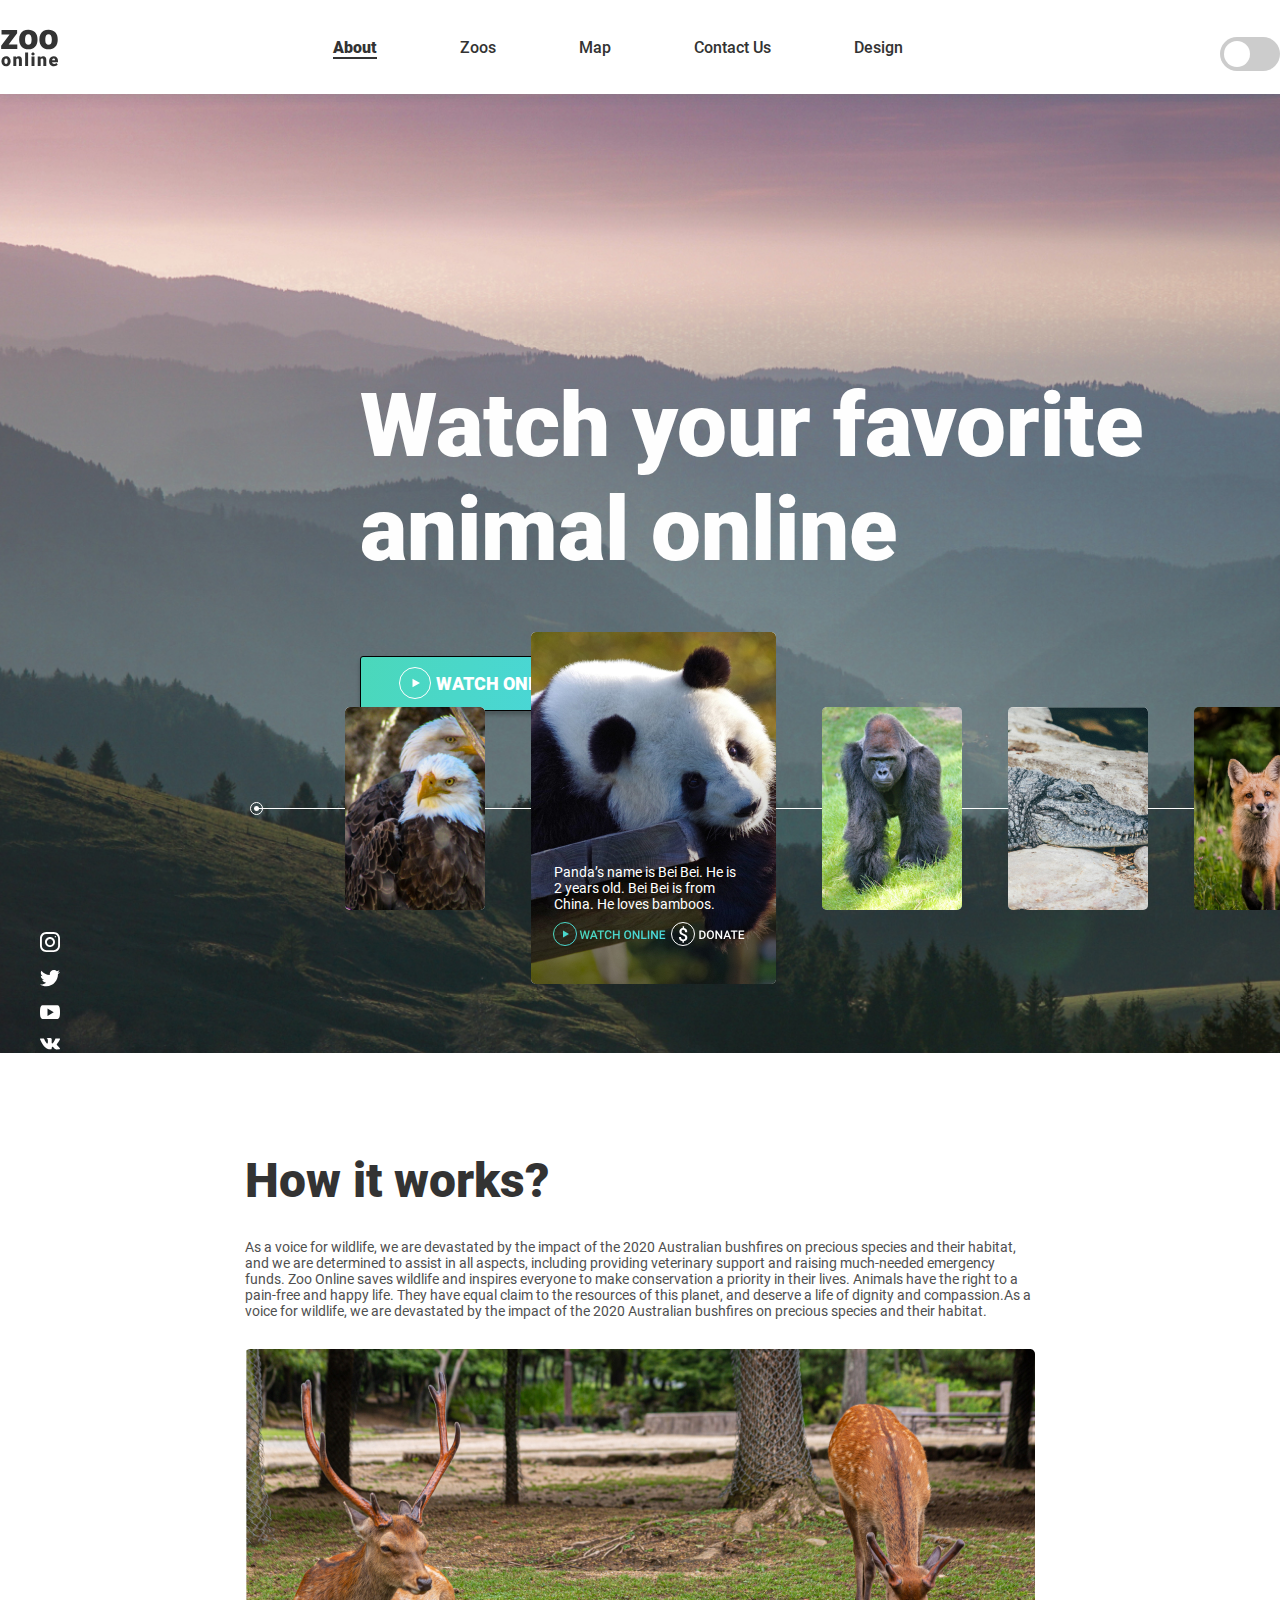
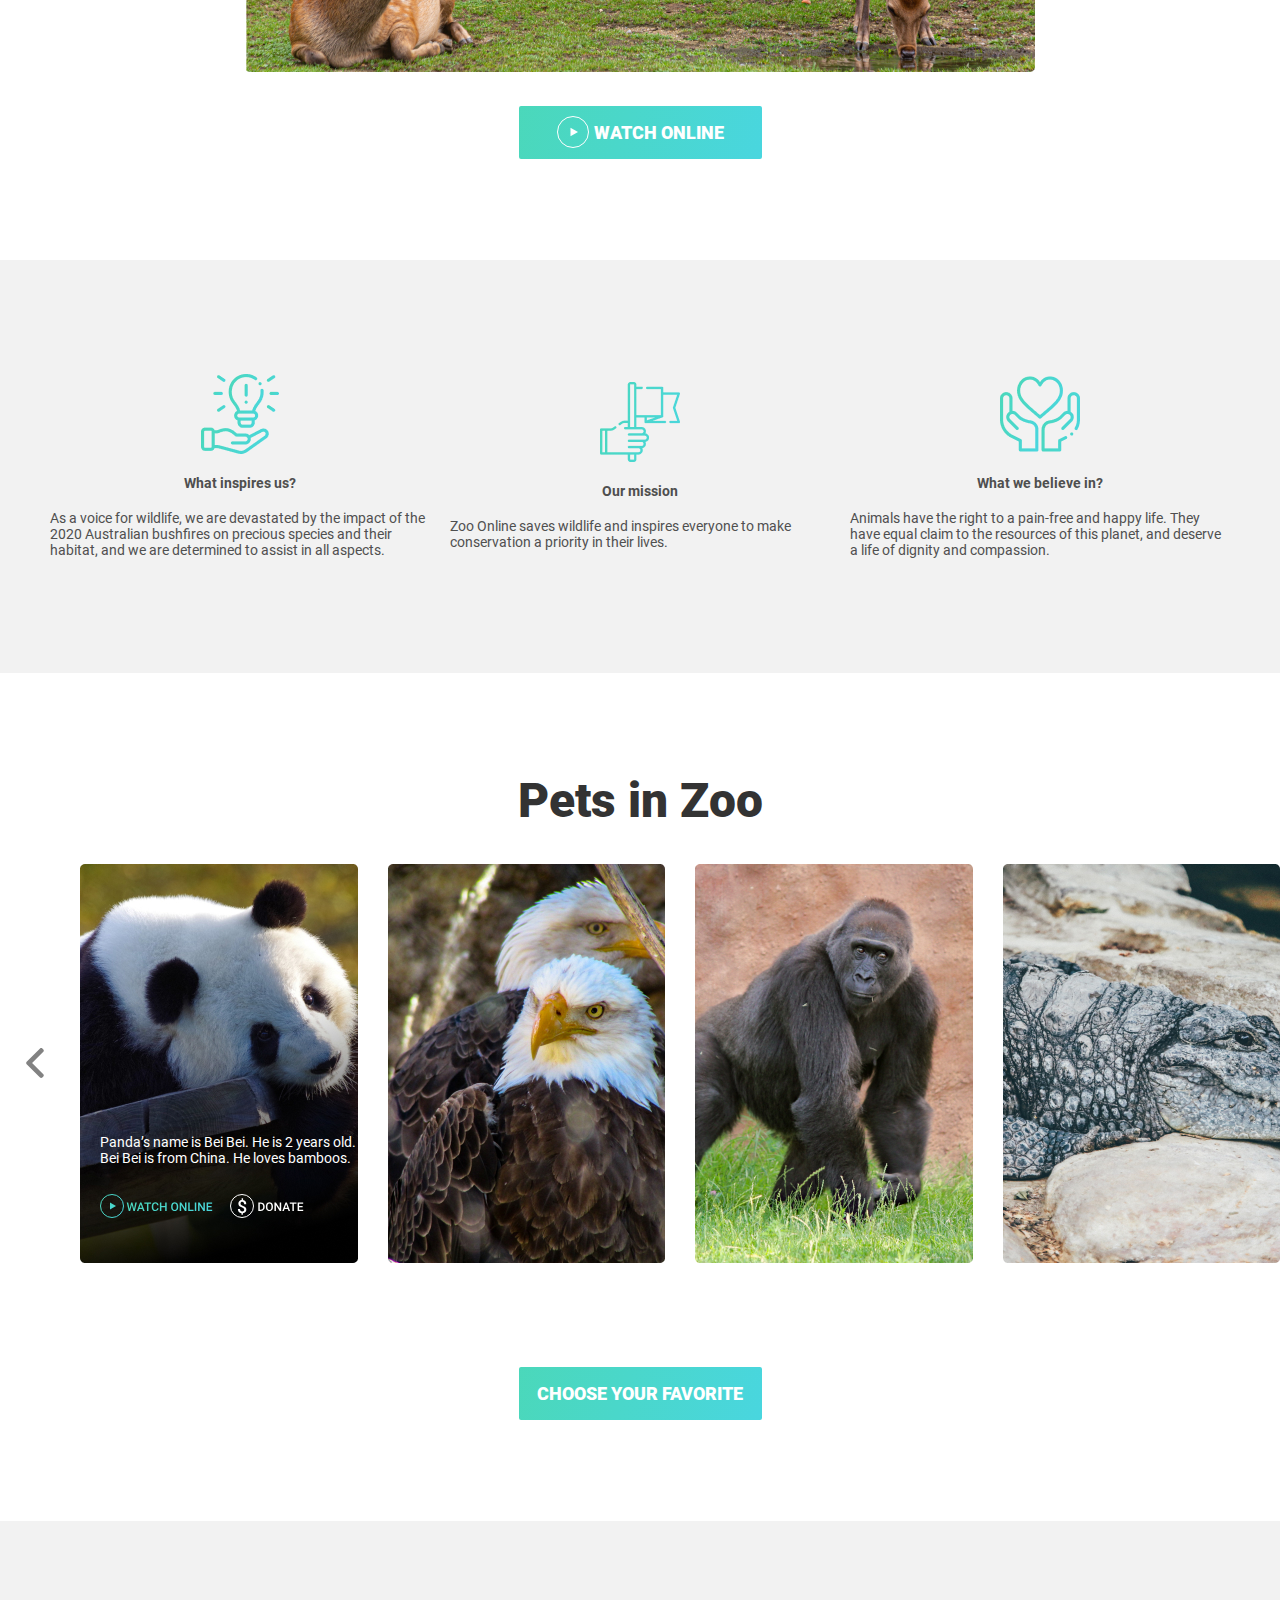
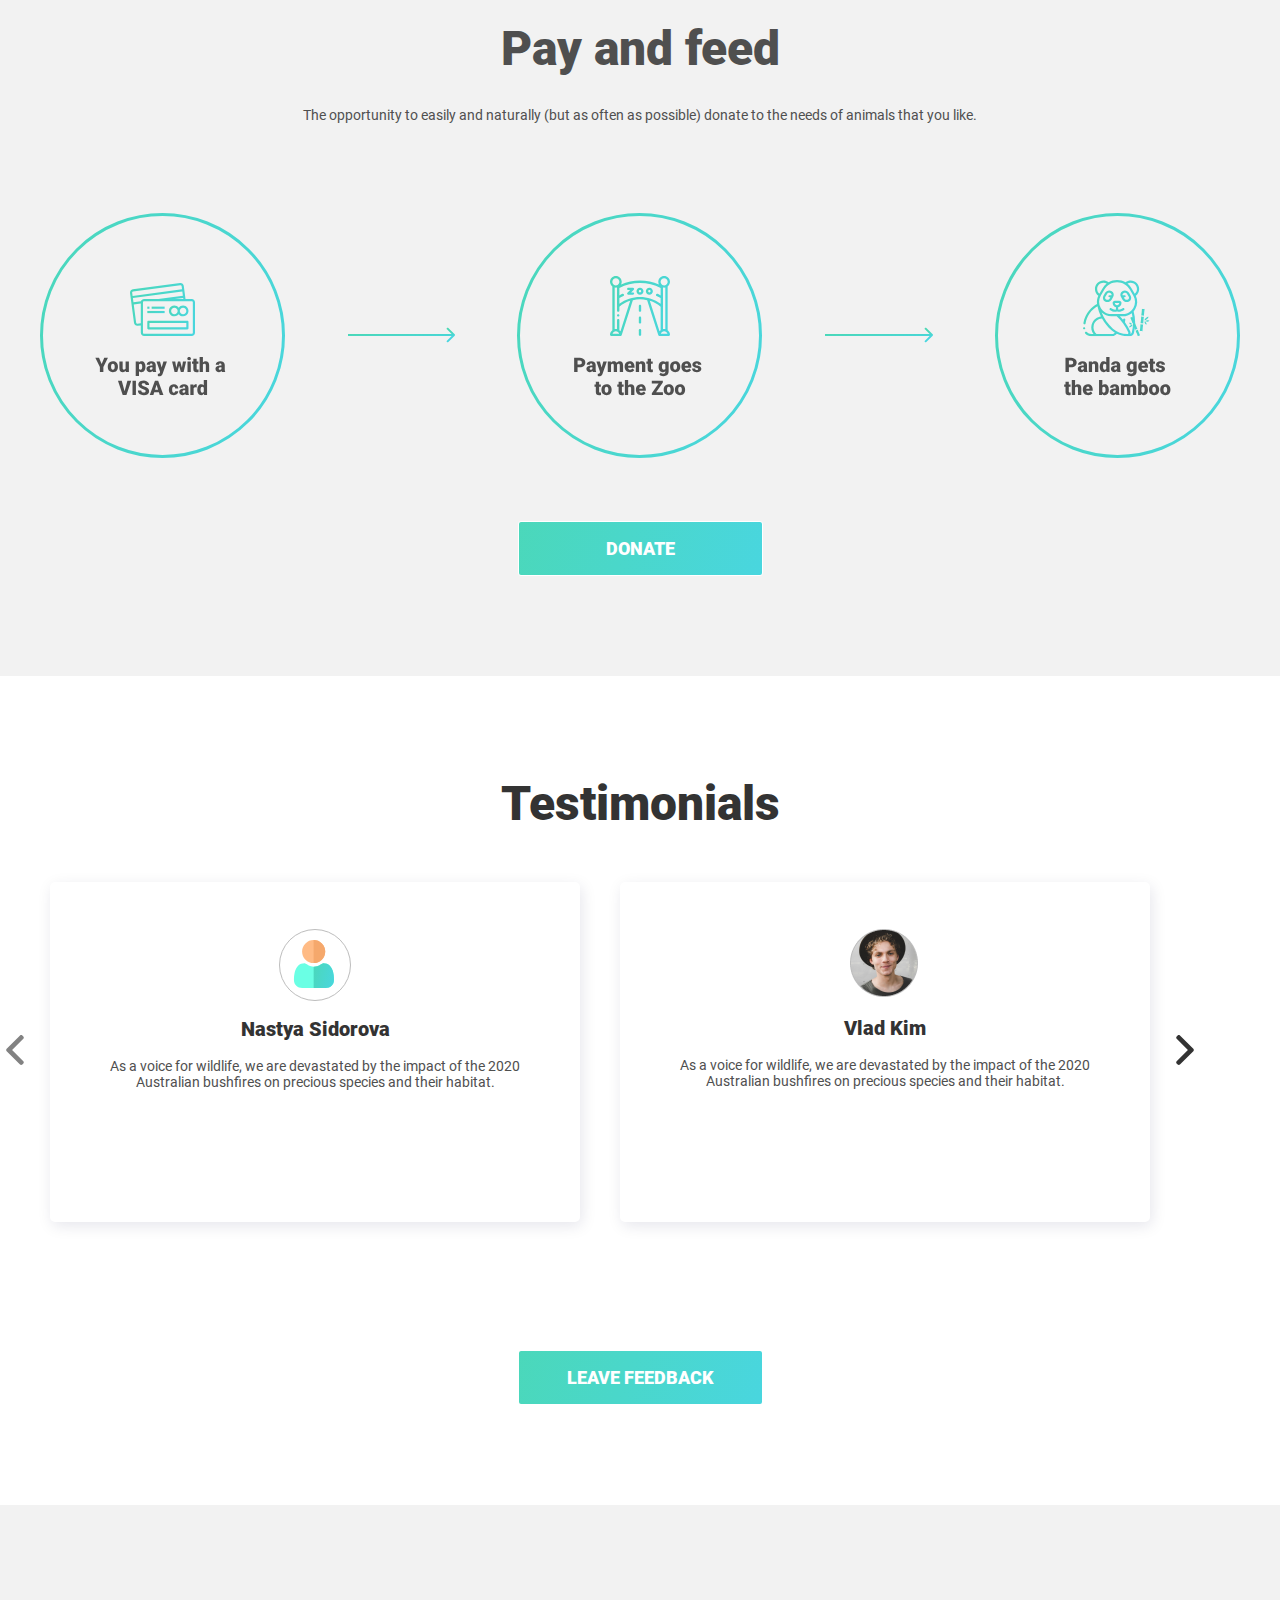
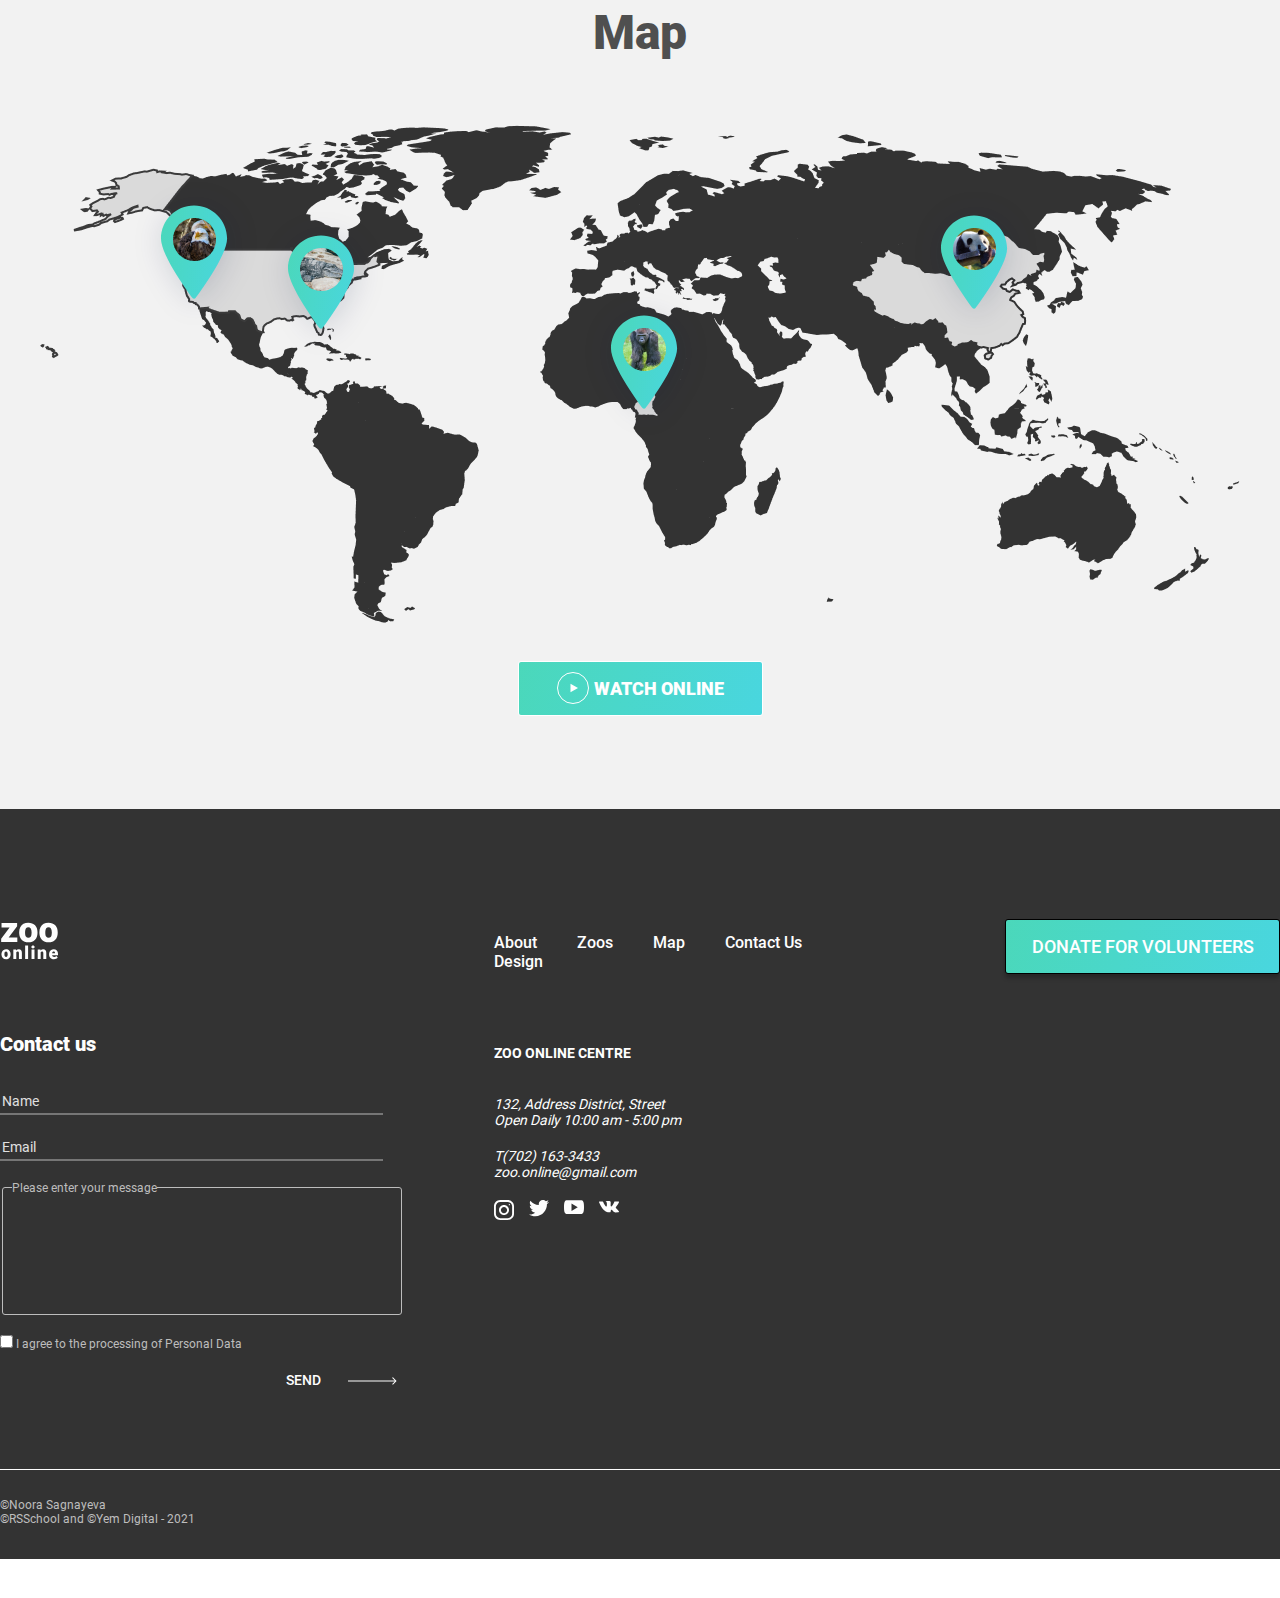
<file: online-zoo/index.html>
<!DOCTYPE html>
<html lang="en">
  <head>
    <meta charset="UTF-8" />
    <meta http-equiv="X-UA-Compatible" content="IE=edge" />
    <meta name="viewport" content="width=device-width, initial-scale=1.0" />
    <title>ONLINE-ZOO</title>
    <link rel="stylesheet" href="pages/landing/normalize.css" />
    <link rel="stylesheet" href="pages/landing/page_1.css" />
  </head>
  <body>
    <!--Header start-->
    <header class="header">
      <h1 class="main-heading">Online Zoo</h1>
      <div class="wrapper">
        <div class="header__wrapper">
          <div class="header__logo">
            <div class="header-logo__pic">
              <a href="/" class="header__logo-link">
                <img src="assets/images/logo-dark.svg" alt="ZOO-online" />
              </a>
            </div>
          </div>
          <nav class="header__nav">
            <ul class="header__list">
              <li class="header__item" class="header__text">
                <a href="#!" class="header__link header__link_active">About</a>
              </li>
              <li class="header__item" class="header__text">
                <a href="#!" class="header__link">Zoos</a>
              </li>
              <li class="header__item" class="header__text">
                <a href="#!" class="header__link">Map</a>
              </li>
              <li class="header__item" class="header__text">
                <a href="#!" class="header__link">Contact Us</a>
              </li>
              <li class="header__item" class="header__text">
                <a href="#!" class="header__link">Design</a>
              </li>
              <li class="header__item"></li>
            </ul>
          </nav>
          <label class="switch">
            <input type="checkbox" />
            <span class="slider round"></span>
          </label>
        </div>
      </div>
    </header>
    <!--Header end-->

    <main class="main">
      <section class="intro">
        <div class="wrapper">
          <div class="frame_title">
            <h2 class="intro_title">Watch your favorite animal online</h2>
            <button type="button" class="watch_button">
              <img
                class="play-icon"
                src="assets/icons/play-icon.svg"
                alt="play"
              />
              <span class="watch-online_text"> WATCH ONLINE </span>
            </button>
          </div>
          <!-- slider-animal start -->
          <div class="slider-animal-watch">
            <img
              class="slider-animal-watch__line"
              src="./assets/images/line-of-slider.svg"
              alt="line-of-slider"
            />
            <div class="slider-animal-watch__cards">
              <div class="slider-animal-watch__card" id="eagle-img">
                <img
                  class="slider-animal-watch__card_img"
                  src="./assets/images/slider-one/eagle-img.jpg"
                  alt="eagle-img"
                />
              </div>
              <div class="slider-animal-watch__card" id="panda-img">
                <img
                  class="slider-animal-watch__card_img"
                  src="./assets/images/slider-one/panda-img.jpg"
                  alt="panda-img"
                />
                <div class="slider-animal-watch_text">
                  Panda’s name is Bei Bei. He is 2 years old. Bei Bei is from
                  China. He loves bamboos.
                </div>
                <div class="link-zoos__watch">
                  <a href="/pages/zoos/panda/panda.html" class="link-zoos">
                    <img
                      src="./assets/images/link-watch-slider.svg"
                      alt=""
                      class="link-watch__slider"
                    />
                  </a>
                </div>
                <div class="link-zoos__donate">
                  <a href="/pages/zoos/panda/panda.html" class="link-zoos">
                    <img
                      src="./assets/images/link-donate-slider.svg"
                      alt=""
                      class="link-donate__slider"
                    />
                  </a>
                </div>
              </div>
              <div class="slider-animal-watch__card" id="gorilla-img">
                <img
                  class="slider-animal-watch__card_img"
                  src="./assets/images/slider-one/gorilla-img.jpg"
                  alt="gorilla-img"
                />
              </div>
              <div class="slider-animal-watch__card" id="aligator-img">
                <img
                  class="slider-animal-watch__card_img"
                  src="./assets/images/slider-one/aligator-img.jpg"
                  alt="aligator-img"
                />
              </div>
              <div class="slider-animal-watch__card" id="fox-img">
                <img
                  class="slider-animal-watch__card_img slider-animal-watch__card_fox"
                  src="./assets/images/slider-one/fox-img.jpg"
                  alt="fox-img"
                />
              </div>
              <!-- <div class="progress-line">
                <img src="/assets/images/08.png" alt="" class="pagination-02/08">
                <label class="" for="scale">
                  <input id="scale" type="range" name="animals-scale" min="1" max="8" value="2">
              </label>
              </div> -->
            </div>
          </div>
          <!-- social-madia start -->
          <nav class="intro_social-madia">
            <ul class="intro_list-social-madia">
              <li class="intro_item-social-madia">
                <a href="#!"
                  ><img src="assets/icons/insta.svg" alt="instagramm"
                /></a>
              </li>
              <li class="intro_item-social-madia">
                <a href="#!"
                  ><img src="assets/icons/twit.svg" alt="twitter"
                /></a>
              </li>
              <li class="intro_item-social-madia">
                <a href="#!"
                  ><img src="assets/icons/youtube.svg" alt="you-tube"
                /></a>
              </li>
              <li class="intro_item-social-madia">
                <a href="#!"><img src="assets/icons/vk.svg" alt="vk" /></a>
              </li>
            </ul>
          </nav>
        </div>
      </section>
      <section class="How-it-works">
        <div class="wrapper">
          <div class="wrapper_How-it-works">
            <div class="How-it-works_title">How it works?</div>
            <div class="How-it-works_text">
              As a voice for wildlife, we are devastated by the impact of the
              2020 Australian bushfires on precious species and their habitat,
              and we are determined to assist in all aspects, including
              providing veterinary support and raising much-needed emergency
              funds. Zoo Online saves wildlife and inspires everyone to make
              conservation a priority in their lives. Animals have the right to
              a pain-free and happy life. They have equal claim to the resources
              of this planet, and deserve a life of dignity and compassion.As a
              voice for wildlife, we are devastated by the impact of the 2020
              Australian bushfires on precious species and their habitat.
            </div>
            <div class="How-it-works_pic">
              <img src="assets/images/giraffe.jpg" alt="giraffe" />
            </div>
            <!-- <label class="label_range" for="range">01/04</label>
            <div class="range_container">
              <input type="range" id="range" />
            </div> -->
            <button type="button" class="How-it-works__watch-button">
              <img
                class="play-icon"
                src="assets/icons/play-icon.svg"
                alt="play"
              />
              <span class="watch-online_text"> WATCH ONLINE </span>
            </button>
          </div>
        </div>
      </section>
      <section class="What-inspires-us">
        <div class="wrapper">
          <div class="wrapper_What-inspires-us">
            <div class="What-inspires-us_cards">
              <div class="What-inspires-us_card">
                <p class="What-inspires-us__card_pic">
                  <img
                    class="What-inspires-us__card_pic"
                    src="./assets/images/problem-solving 1.png"
                    alt=""
                  />
                </p>
                <h4 class="What-inspires-us__card_heading">
                  What inspires us?
                </h4>
                <span class="What-inspires-us__card_text"
                  >As a voice for wildlife, we are devastated by the impact of
                  the 2020 Australian bushfires on precious species and their
                  habitat, and we are determined to assist in all aspects.</span
                >
              </div>
              <div class="What-inspires-us_card">
                <p class="What-inspires-us__card_pic">
                  <img
                    class="What-inspires-us__card_img"
                    src="./assets/images/achievement-1.png"
                    alt=""
                  />
                </p>
                <h4 class="What-inspires-us__card_heading">Our mission</h4>
                <span class="What-inspires-us__card_text"
                  >Zoo Online saves wildlife and inspires everyone to make
                  conservation a priority in their lives.
                </span>
              </div>
              <div class="What-inspires-us_card">
                <p class="What-inspires-us__card_pic">
                  <img
                    class="What-inspires-us__card_pic"
                    src="./assets/images/love-1.png"
                    alt=""
                  />
                </p>
                <h4 class="What-inspires-us__card_heading">
                  What we believe in?
                </h4>
                <span class="What-inspires-us__card_text"
                  >Animals have the right to a pain-free and happy life. They
                  have equal claim to the resources of this planet, and deserve
                  a life of dignity and compassion.</span
                >
              </div>
            </div>
          </div>
        </div>
      </section>

      <!-- Pets-in-Zoo start -->

      <section class="Pets-in-Zoo">
        <div class="wrapper">
          <div class="wrapper__Pets-in-Zoo">
            <h4 class="Pets-in-Zoo__heading">Pets in Zoo</h4>
            <div class="Pets-in-Zoo__cards">
              <div class="Pets-in-Zoo__card_arrow">
                <img
                  class="slider-Pets-in-Zoo__card_img-arrow"
                  src="./assets/images/slider-two/left-arrow.svg"
                  alt="left-arrow"
                />
              </div>
              <div class="Pets-in-Zoo__card">
                <img
                  class="slider-Pets-in-Zoo__card_img"
                  src="./assets/images/slider-two/panda-slider2.jpg"
                  alt="panda"
                />
                <div class="slider-Pets-in-Zoo_text2">
                  Panda’s name is Bei Bei. He is 2 years old. Bei Bei is from
                  China. He loves bamboos.
                </div>
                <div class="link-zoos__watch2">
                  <a href="./pages/zoos/panda/panda.html" class="link-zoos">
                    <img
                      src="./assets/images/link-watch-slider.svg"
                      alt="link-watch"
                      class="link-watch__slider"
                    />
                  </a>
                </div>
                <div class="link-zoos__donate2">
                  <a href="./pages/zoos/panda/panda.html" class="link-zoos">
                    <img
                      src="./assets/images/link-donate-slider.svg"
                      alt=""
                      class="link-donate__slider"
                    />
                  </a>
                </div>
              </div>
              <div class="Pets-in-Zoo__card">
                <img
                  class="slider-Pets-in-Zoo__card_img"
                  src="./assets/images/slider-two/eagle-slider2.jpg"
                  alt="panda-img"
                />
              </div>
              <div class="Pets-in-Zoo__card">
                <img
                  class="slider-Pets-in-Zoo__card_img"
                  src="./assets/images/slider-two/gorilla-slider2.jpg"
                  alt="gorilla"
                />
              </div>
              <div class="Pets-in-Zoo__card">
                <img
                  class="slider-Pets-in-Zoo__card_img"
                  src="./assets/images/slider-two/alligator-slider2.jpg"
                  alt="alligator"
                />
              </div>
              <div class="Pets-in-Zoo__card_arrow">
                <img
                  class="slider-Pets-in-Zoo__card_img-arrow"
                  src="./assets/images/slider-two/right-arrow.svg"
                  alt="right-arrow"
                />
              </div>
            </div>
              <!-- <div class="progress-line2">
                <img src="/assets/images/01_08.svg" alt="01/08" class="scale-count2">
                <label class="lable__progress-line" for="scale">
                  <input id="scale" type="range" name="pets" min="1" max="8">
                </label>
              </div> -->
              <button type="button" class="Pets-in-Zoo__сhoose-button">
                <span class="сhoose-button_text"> Choose your favorite </span>
              </button>
            </div>
          </div>
        </div>
      </section>

      <!-- Pets-in-Zoo end -->

      <!-- Pay-and-feed start -->

      <section class="Pay-and-feed">
        <div class="wrapper">
          <div class="Pay-and-feed__wrapper">
            <h3 class="Pay-and-feed__title">
              Pay and feed
            </h3>
            <div class="Pay-and-feed__text">
              The opportunity to easily and naturally (but as often as possible) donate to the needs of animals that you like.
            </div>
            <div class="Pay-and-feed__cards">
              <div class="Pay-and-feed__card">
                <img src="./assets/images/pay-and-feed/visa.svg" alt="" class="Pay-and-feed__pic">
              </div>
              <div class="Pay-and-feed__card">
                <img src="./assets/images/pay-and-feed/arrow-1.svg" alt="" class="Pay-and-feed__pic">
              </div>
              <div class="Pay-and-feed__card">
                <img src="./assets/images/pay-and-feed/zoo.svg" alt="" class="Pay-and-feed__pic">
              </div>
              <div class="Pay-and-feed__card">
                <img src="./assets/images/pay-and-feed/arrow-2.svg" alt="" class="Pay-and-feed__pic">
              </div>
              <div class="Pay-and-feed__card">
                <img src="./assets/images/pay-and-feed/panda.svg" alt="" class="Pay-and-feed__pic">
              </div>
            </div>
            <button type="button" class="Pay-and-feed__donate">
              <span class="donate-button_text"> DONATE </span>
            </button>
          </div>
        </div>
      </section>
      <!-- Pay-and-feed end -->

      <!-- Testimonials start -->
      <section class="Testimonials">
        <div class="wrapper">
          <div class="Testimonials__wrapper">
            <h4 class="Testimonials__title">
              Testimonials
            </h4>
            <div class="Testimonials__cards">
              <div class="Testimonials__card-arrow">
                <img class="Testimonials__img_arrow" src="./assets/images/testimonials/left-arrow.svg" alt="arrow">
              </div>
              <div class="Testimonials__card">
                <div class="Testimonials__card_border-pic">
                  <img class="Testimonials__card_pic-img" src="./assets/images/testimonials/without_photo.svg" alt="avatar">
                </div>
                <div class="Testimonials__card_name">Nastya Sidorova</div>
                <div class="Testimonials__card_text">As a voice for wildlife, we are devastated by the impact of the 2020 Australian bushfires on precious species and their habitat.</div>
              </div>
              
                <div class="Testimonials__card">
                    <img class="Testimonials__card_pic" src="./assets/images/testimonials/vlad_kim.png" alt="avatar">
                  <div class="Testimonials__card_name">Vlad Kim</div>
                  <div class="Testimonials__card_text">As a voice for wildlife, we are devastated by the impact of the 2020 Australian bushfires on precious species and their habitat.</div>
                  </div>
                  <div class="Testimonials__card-arrow">
                    <img class="Testimonials__img_arrow" src="./assets/images/testimonials/right-arrow.svg" alt="arrow">
                  </div>  
            </div>
            <button type="button" class="Pay-and-feed__donate Testimonials__button">
              <span class="donate-button_text"> Leave feedback </span>
            </button>      
  
          </div>
        </div>
      </section>
      <!-- Testimonials end -->
      <!-- Map start -->
      <section class="Map">
        <div class="wrapper">
          <div class="Map__wrapper">
            <h4 class="Map__title">Map</h4>
            <div class="Map__index">
              <img src="./assets/images/landing-map/map1.png" alt="" class="Map__img">
              <a href="##" class="Map__index_link__eagle">
                <div class="Map__index_container__eagle">
                  <div class="Map__index_item__eagle">
                    <img src="./assets/images/landing-map/eagle-location.png" alt="" class="Map__index_item__eagle-img">
                  </div>
                  <svg class="Map__svg_eagle" width="68" height="94" viewBox="0 0 68 94" fill="none" xmlns="http://www.w3.org/2000/svg">
                    <path d="M34.0345 0.496094C15.8014 0.496094 0.968262 15.331 0.968262 33.5663C0.968262 51.2064 31.1986 91.3966 32.4864 93.1007C32.8482 93.5871 33.4278 93.871 34.0347 93.871C34.6416 93.871 35.2213 93.5871 35.5831 93.1007C36.8706 91.3966 67.1012 51.2065 67.1012 33.5663C67.1008 15.331 52.2676 0.496094 34.0345 0.496094ZM34.0345 51.0741C24.3831 51.0741 16.5288 43.219 16.5288 33.5663C16.5288 23.9137 24.3831 16.0585 34.0345 16.0585C43.686 16.0585 51.5402 23.9137 51.5402 33.5663C51.5402 43.219 43.686 51.0741 34.0345 51.0741Z" fill="url(#paint0_linear)"></path>
                    <defs>
                      <linearGradient id="paint0_linear" x1="-11.38" y1="0.496093" x2="83.3795" y2="20.869" gradientUnits="userSpaceOnUse">
                        <stop stop-color="#4BD8B5"></stop>
                        <stop offset="1" stop-color="#49D6DF"></stop>
                      </linearGradient>
                    </defs>
                  </svg>
                </div>
                <div class="Map__tooltip_eagle">
                  <div class="Map__tooltip_wrapper">
                    <img class="Map__tooltip_eagle__img" src="./assets/images/landing-map/eagle-tooltip.png" alt="eagle-tooltip">
                    <h4 class="Map__tooltip_eagle__title">West End Bald Eagle</h4>
                    <div class="Map__tooltip_eagle__text">
                      <b>Region:</b> on an island near Los Angeles  <br>
                      <b>Population:</b>  more than 270 pairs in 2013
                    </div>
                  </div>
                </div> 
              </a>
              <a href="##" class="Map__index_link__alligator">
                <div class="Map__index_container__alligator">
                  <div class="Map__index_item__alligator">
                    <img src="./assets/images/landing-map/alligator-location.png" alt="" class="Map__index_item__alligator-img">
                  </div>
                    <svg class="Map__svg_alligator" width="68" height="94" viewBox="0 0 68 94" fill="none" xmlns="http://www.w3.org/2000/svg">
                      <path d="M34.0345 0.496094C15.8014 0.496094 0.968262 15.331 0.968262 33.5663C0.968262 51.2064 31.1986 91.3966 32.4864 93.1007C32.8482 93.5871 33.4278 93.871 34.0347 93.871C34.6416 93.871 35.2213 93.5871 35.5831 93.1007C36.8706 91.3966 67.1012 51.2065 67.1012 33.5663C67.1008 15.331 52.2676 0.496094 34.0345 0.496094ZM34.0345 51.0741C24.3831 51.0741 16.5288 43.219 16.5288 33.5663C16.5288 23.9137 24.3831 16.0585 34.0345 16.0585C43.686 16.0585 51.5402 23.9137 51.5402 33.5663C51.5402 43.219 43.686 51.0741 34.0345 51.0741Z" fill="url(#paint0_linear)"></path>
                      <defs>
                        <linearGradient id="paint0_linear" x1="-11.38" y1="0.496093" x2="83.3795" y2="20.869" gradientUnits="userSpaceOnUse">
                          <stop stop-color="#4BD8B5"></stop>
                          <stop offset="1" stop-color="#49D6DF"></stop>
                        </linearGradient>
                      </defs>
                    </svg>
                  </div>
                  <div class="Map__tooltip_alligator">
                    <div class="Map__tooltip_wrapper">
                      <img class="Map__tooltip_alligator__img" src="./assets/images/landing-map/alligator-location.png" alt="alligator-tooltip">
                      <h4 class="Map__tooltip_alligator__title">The American Alligator</h4>
                      <div class="Map__tooltip_alligator__text">
                        <b>Region:</b> on an island near Los Angeles  <br>
                        <b>Population:</b>  more than 270 pairs in 2013
                      </div>
                    </div>
                  </div> 
              </a>
              <a href="##" class="Map__index_link__gorilla">
                <div class="Map__index_container__gorilla">
                  <div class="Map__index_item__gorilla">
                    <img src="./assets/images/landing-map/gorilla-location.png" alt="" class="Map__index_item__gorilla-img">
                  </div>
                  <svg class="Map__svg_gorilla" width="68" height="94" viewBox="0 0 68 94" fill="none" xmlns="http://www.w3.org/2000/svg">
                    <path d="M34.0345 0.496094C15.8014 0.496094 0.968262 15.331 0.968262 33.5663C0.968262 51.2064 31.1986 91.3966 32.4864 93.1007C32.8482 93.5871 33.4278 93.871 34.0347 93.871C34.6416 93.871 35.2213 93.5871 35.5831 93.1007C36.8706 91.3966 67.1012 51.2065 67.1012 33.5663C67.1008 15.331 52.2676 0.496094 34.0345 0.496094ZM34.0345 51.0741C24.3831 51.0741 16.5288 43.219 16.5288 33.5663C16.5288 23.9137 24.3831 16.0585 34.0345 16.0585C43.686 16.0585 51.5402 23.9137 51.5402 33.5663C51.5402 43.219 43.686 51.0741 34.0345 51.0741Z" fill="url(#paint0_linear)"></path>
                      <defs>
                        <linearGradient id="paint0_linear" x1="-11.38" y1="0.496093" x2="83.3795" y2="20.869" gradientUnits="userSpaceOnUse">
                          <stop stop-color="#4BD8B5"></stop>
                          <stop offset="1" stop-color="#49D6DF"></stop>
                        </linearGradient>
                      </defs>
                  </svg>
                </div>
                <div class="Map__tooltip_gorilla">
                  <div class="Map__tooltip_wrapper">
                    <img class="Map__tooltip_gorilla__img" src="./assets/images/landing-map/gorilla-location.png" alt="alligator-tooltip">
                    <h4 class="Map__tooltip_gorilla__title">The Western Gorilla</h4>
                    <div class="Map__tooltip_gorilla__text">
                      <b>Region:</b> on an island near Los Angeles  <br>
                      <b>Population:</b>  more than 270 pairs in 2013
                    </div>
                  </div>
                </div> 
              </a>
              <a href="##" class="Map__index_link__panda">
                <div class="Map__index_container__panda">
                  <div class="Map__index_item__panda">
                    <img src="./assets/images/landing-map/panda-location.png" alt="" class="Map__index_item__panda-img">
                  </div>
                  <svg class="Map__svg_panda" width="68" height="94" viewBox="0 0 68 94" fill="none" xmlns="http://www.w3.org/2000/svg">
                    <path d="M34.0345 0.496094C15.8014 0.496094 0.968262 15.331 0.968262 33.5663C0.968262 51.2064 31.1986 91.3966 32.4864 93.1007C32.8482 93.5871 33.4278 93.871 34.0347 93.871C34.6416 93.871 35.2213 93.5871 35.5831 93.1007C36.8706 91.3966 67.1012 51.2065 67.1012 33.5663C67.1008 15.331 52.2676 0.496094 34.0345 0.496094ZM34.0345 51.0741C24.3831 51.0741 16.5288 43.219 16.5288 33.5663C16.5288 23.9137 24.3831 16.0585 34.0345 16.0585C43.686 16.0585 51.5402 23.9137 51.5402 33.5663C51.5402 43.219 43.686 51.0741 34.0345 51.0741Z" fill="url(#paint0_linear)"></path>
                    <defs>
                      <linearGradient id="paint0_linear" x1="-11.38" y1="0.496093" x2="83.3795" y2="20.869" gradientUnits="userSpaceOnUse">
                        <stop stop-color="#4BD8B5"></stop>
                        <stop offset="1" stop-color="#49D6DF"></stop>
                      </linearGradient>
                    </defs>
                  </svg>
                </div>
                <div class="Map__tooltip_panda">
                  <div class="Map__tooltip_wrapper">
                    <img class="Map__tooltip_panda__img" src="./assets/images/landing-map/panda-location.png" alt="panda-tooltip">
                    <h4 class="Map__tooltip_panda__title">The Giant Panda</h4>
                    <div class="Map__tooltip_panda__text">
                      <b>Region:</b> on an island near Los Angeles  <br>
                      <b>Population:</b>  more than 270 pairs in 2013
                    </div>
                  </div>
                </div> 
              </a>
            </div>
            <button type="button" class="Map__watch-button">
              <img
                class="play-icon"
                src="assets/icons/play-icon.svg"
                alt="play"
              />
              <span class="watch-online_text"> WATCH ONLINE </span>
            </button>
          </div>
        </div>
      </section>
      <!-- Map end -->
    </main>

    <footer class="footer">
      <div class="wrapper">
        <div class="footer_wrapper">
          <div class="footer_parts">
            <div class="footer_part1">
              <div class="footer-logo__pic">
                <a href="/" class="footer__logo-link">
                  <img src="assets/images/logo-light.svg" alt="ZOO-online" />
                </a>
              </div>
              <form class="footer_form" method="post" action="">
                <label class="contact-us" for="ul">Contact us</label>
                <ul class="footer_form__ul">
                  <li class="footer_form__li" id="li_1">
                    <div>
                      <input
                        class="footer_form__data"
                        name="element_1_1"
                        maxlength="255"
                        size="8"
                        value="Name"
                      />
                    </div>
                  </li>
                  <li class="footer_form__li" id="li_2">
                    <div>
                      <input
                        class="footer_form__data"
                        name="element_2"
                        type="text"
                        maxlength="255"
                        value="Email"
                      />
                    </div>
                  </li>
                  <li class="footer_form__li" id="li_3">
                    <fieldset class="footer_fieldset">
                      <legend>Please enter your message</legend>
                      <textarea
                        class="footer_form__textarea"
                        name="element_3"
                      ></textarea>
                    </fieldset>
                  </li>
                  <li class="footer_form__li" id="li_4">
                    <span>
                      <input
                        class="footer_form__inp"
                        name="element_4_1"
                        type="checkbox"
                        value="1"
                      />
                      <label class="choice" for="element_4_1"
                        >I agree to the processing of Personal Data</label
                      >
                    </span>
                  </li>

                  <li class="footer_form__li" class="buttons">
                    <button
                      class="footer_form__send"
                      type="submit"
                      value="SEND"
                    >
                      <span class="footer_btn__send">send</span>
                      <img src="assets/images/arrow-send.svg" alt="" />
                    </button>
                  </li>
                </ul>
              </form>
            </div>
            <div class="footer_part2">
              <nav class="footer__nav">
                <ul class="footer__list">
                  <li class="footer__item">
                    <a href="#!" class="footer__link-nav">About</a>
                  </li>
                  <li class="footer__item">
                    <a href="#!" class="footer__link-nav">Zoos</a>
                  </li>
                  <li class="footer__item">
                    <a href="#!" class="footer__link-nav">Map</a>
                  </li>
                  <li class="footer__item">
                    <a href="#!" class="footer__link-nav">Contact Us</a>
                  </li>
                  <li class="footer__item">
                    <a href="#!" class="footer__link-nav">Design</a>
                  </li>
                </ul>
              </nav>

              <div class="zoo-center">
                <p class="zoo-center_heading">ZOO Online Centre</p>
                <address>
                  <div class="addr-time">
                    132, Address District, Street <br />
                    Open Daily 10:00 am - 5:00 pm
                  </div>

                  <div class="tel-mail">
                    T(702) 163-3433 <br />
                    zoo.online@gmail.com
                  </div>
                </address>
              </div>
              <!-- social-madia start -->
              <nav class="footer_social-madia">
                <ul class="footer_list-social-madia">
                  <li class="footer_item-social-madia">
                    <a href="#!"
                      ><img src="assets/icons/insta.svg" alt="instagramm"
                    /></a>
                  </li>
                  <li class="footer_item-social-madia">
                    <a href="#!"
                      ><img src="assets/icons/twit.svg" alt="twitter"
                    /></a>
                  </li>
                  <li class="footer_item-social-madia">
                    <a href="#!"
                      ><img src="assets/icons/youtube.svg" alt="you-tube"
                    /></a>
                  </li>
                  <li class="footer_item-social-madia">
                    <a href="#!"><img src="assets/icons/vk.svg" alt="vk" /></a>
                  </li>
                </ul>
              </nav>
            </div>
            <div class="footer_part3">
              <button type="button" class="button_donate">
                donate for volunteers
              </button>
            </div>
          </div>

          <div class="footer_part4">
            <div class="designer" title="Noora Sagnayeva">©Noora Sagnayeva</div>
            <span class="rssch" title="RSSchool">©RSSchool and</span>
            <span class="yem" title="Yem Digital">©Yem Digital - 2021</span>
          </div>
        </div>
      </div>
    </footer>
  </body>
</html>
</file>
<file: online-zoo/pages/landing/page_1.css>
/* roboto-regular - latin */
@font-face {
  font-family: "Roboto";
  font-style: normal;
  font-weight: 400;
  src: local(""),
    url("../../assets/fonts/roboto-v20-latin-regular.woff2") format("woff2"),
    /* Chrome 26+, Opera 23+, Firefox 39+ */
      url("../../assets/fonts/roboto-v20-latin-regular.woff") format("woff"); /* Chrome 6+, Firefox 3.6+, IE 9+, Safari 5.1+ */
}
/* roboto-500 - latin */
@font-face {
  font-family: "Roboto";
  font-style: normal;
  font-weight: 500;
  src: local(""),
    url("../../assets/fonts/roboto-v20-latin-500.woff2") format("woff2"),
    /* Chrome 26+, Opera 23+, Firefox 39+ */
      url("../../assets/fonts/roboto-v20-latin-500.woff") format("woff"); /* Chrome 6+, Firefox 3.6+, IE 9+, Safari 5.1+ */
}
/* roboto-700 - latin */
@font-face {
  font-family: "Roboto";
  font-style: normal;
  font-weight: 700;
  src: local(""),
    url("../../assets/fonts/roboto-v20-latin-700.woff2") format("woff2"),
    /* Chrome 26+, Opera 23+, Firefox 39+ */
      url("../../assets/fonts/roboto-v20-latin-700.woff") format("woff"); /* Chrome 6+, Firefox 3.6+, IE 9+, Safari 5.1+ */
}
/* roboto-900 - latin */
@font-face {
  font-family: "Roboto";
  font-style: normal;
  font-weight: 900;
  src: local(""),
    url("../../assets/fonts/roboto-v20-latin-900.woff2") format("woff2"),
    /* Chrome 26+, Opera 23+, Firefox 39+ */
      url("../../assets/fonts/roboto-v20-latin-900.woff") format("woff"); /* Chrome 6+, Firefox 3.6+, IE 9+, Safari 5.1+ */
}

/* poppins-regular - latin */
@font-face {
  font-family: "Poppins";
  font-style: normal;
  font-weight: 400;
  src: local(""),
    url("../../assets/fonts/poppins-v15-latin-regular.woff2") format("woff2"),
    /* Chrome 26+, Opera 23+, Firefox 39+ */
      url("../../assets/fonts/poppins-v15-latin-regular.woff") format("woff"); /* Chrome 6+, Firefox 3.6+, IE 9+, Safari 5.1+ */
}
/* poppins-500 - latin */
@font-face {
  font-family: "Poppins";
  font-style: normal;
  font-weight: 500;
  src: local(""),
    url("../../assets/fonts/poppins-v15-latin-500.woff2") format("woff2"),
    /* Chrome 26+, Opera 23+, Firefox 39+ */
      url("../../assets/fonts/poppins-v15-latin-500.woff") format("woff"); /* Chrome 6+, Firefox 3.6+, IE 9+, Safari 5.1+ */
}

html {
  box-sizing: border-box;
}
*,
*::before,
*::after {
  box-sizing: inherit;
}

body {
  /* txt_style */
  font-family: Roboto;
  font-style: normal;
  font-weight: normal;
  font-size: 14px;
  line-height: 16px;
  /* Gray 2 */
  color: #4f4f4f;
  padding-top: 94px;
}

.wrapper {
  /* обертка для контента */
  max-width: 1620px;
  margin: 0 auto;
}

.header {
  position: absolute;
  top: 0;
  left: 0;
  width: 100%;
  height: 94px;
  left: 0px;
  top: 0px;
  background: #ffffff;
  box-shadow: 0px 4px 8px rgba(44, 101, 77, 0.08);
}

.main-heading {
  height: 1px;
  width: 1px;
  overflow: hidden;
  position: absolute;
}

.header__wrapper {
  display: flex;
  flex-wrap: wrap; /*перенос контента на другую строку*/
  align-items: flex-end; /* управляет выравниванием элементов вдоль поперечной оси*/
  justify-content: space-between; /* выровнить элементы по краям контейнера*/
  /* в уроке 23:56, есть отступ сверху padding-top*/
}

.header__logo {
  margin-top: 26px;
}

.header__list {
  display: flex;
  flex-wrap: wrap; /* перенос контента на другую строку чтобы элементы не налезали друг на друга*/
}

li {
  list-style-type: none;
}

.header__item {
  margin-right: 83px; /* расстояние между пунктами */
}
.header__link {
  text-decoration: none;
  font-style: normal;
  font-weight: 500;
  font-size: 16px;
  line-height: 19px;
  color: #333333;
}

.header__link:hover,
.header__link:focus,
.header__link:active {
  opacity: 0.7;
}

.header__link_active {
  font-weight: 900;
  border-bottom: 2px solid #333333;
  pointer-events: none; /* предотвращает события мыши и щелчки по элементу*/
  cursor: default;
}

.header__item:last-child {
  /* обнуляем отступ у пункта Sign in */
  margin-right: 0px;
}

/* The switch - the box around the slider */
.switch {
  position: relative;
  display: inline-block;
  width: 60px;
  height: 34px;
}

/* Hide default HTML checkbox */
.switch input {
  opacity: 0;
  width: 0;
  height: 0;
}

/* The slider */
.slider {
  position: absolute;
  cursor: pointer;
  top: 0;
  left: 0;
  right: 0;
  bottom: 0;
  background-color: #ccc;
  -webkit-transition: 0.4s;
  transition: 0.4s;
}

.slider:before {
  position: absolute;
  content: "";
  height: 26px;
  width: 26px;
  left: 4px;
  bottom: 4px;
  background-color: white;
  -webkit-transition: 0.4s;
  transition: 0.4s;
}

input:checked + .slider {
  background-color: #787b7e;
}

input:focus + .slider {
  box-shadow: 0 0 1px #4f5153;
}

input:checked + .slider:before {
  -webkit-transform: translateX(26px);
  -ms-transform: translateX(26px);
  transform: translateX(26px);
}

/* Rounded sliders */
.slider.round {
  border-radius: 34px;
}

.slider.round:before {
  border-radius: 50%;
}

/* Intro start */

.intro {
  min-height: 100vh;
  background: url(../../assets/images/backgr-mountain.jpg) no-repeat center;
  background-size: cover; /* картинка покрывает блок при любых его размерах*/
  padding-top: 206px;
}

.intro_title {
  font-style: normal;
  font-weight: 900;
  font-size: 89px;
  line-height: 104px;
  color: #fefefe;
}

.frame_title {
  width: 793px;
  height: 208px;
  margin-left: 360px;
}

.watch_button {
  display: inline-flex;
  justify-content: center;
  align-items: center;
  position: absolute;
  padding: 0;
  width: 245px;
  height: 55px;
  background: linear-gradient(106.89deg, #4bd8b5 -14.32%, #49d6df 100.68%);
  border: 1px solid #000000;
  box-sizing: border-box;
  box-shadow: 0px 4px 4px rgba(0, 0, 0, 0.25);
  border-radius: 3px;
  font-weight: 900;
  font-size: 18px;
  line-height: 21px;
  text-align: center;
  text-transform: uppercase;
  color: #ffffff;
}

.play-icon {
  margin-right: 5px;
}

.intro_social-madia {
  margin-top: 350px;
}
.intro_item-social-madia {
  margin-bottom: 15px;
}

.slider-animal-watch {
  position: absolute;
  margin-top: 220px;
  right: -50px;
  display: flex; /* элемент ведет себя как блочный */
  justify-content: space-between; /* флексы распределяются по всей строке */
  align-items: center; /* Флексы выравниваются по линии поперечной оси */
}

.slider-animal-watch__cards {
  position: absolute;
  right: -50px;
  display: flex;
  justify-content: space-between;
  align-items: center;
}

.slider-animal-watch__card {
  position: relative;
  display: flex;
  margin-right: 46px;
  z-index: 100;
  box-sizing: border-box;
  border-radius: 5px;
}

.slider-animal-watch__card_img {
  border-radius: 5px;
}

.slider-animal-watch__card_fox {
  width: 140px;
  height: 203px;
}

.slider-animal-watch_text {
  position: absolute;
  top: 232px;
  left: 23px;
  font-size: 14px;
  color: white;
  text-align: left;
  width: 100%;
  max-width: 184px;
  flex-wrap: wrap;
  transition: 0.2s;
}

.link-zoos__watch {
  position: absolute;
  top: 290px;
  left: 22px;
}

.link-zoos__donate {
  position: absolute;
  top: 290px;
  left: 140px;
}

/* Шкала прогресса ломает последующие стили.*/

/*.progress-line {
  position:absolute;
  top: 40px;
  left: 210px;
  width: 245px;
  height: 49px;
  color: #f2f2f2;*/

.How-it-works {
  min-height: 530px;
}

.wrapper_How-it-works {
  width: 790px;
  margin-left: auto;
  margin-right: auto;
}

.How-it-works_title {
  font-weight: 900;
  font-size: 48px;
  line-height: 56px;
  color: #333333;
  margin-top: 100px;
  padding-bottom: 30px;
}

.How-it-works_text {
  width: 790px;
  height: 80px;
  font-size: 14px;
  line-height: 16px;
  color: #4f4f4f;
  
}

.How-it-works_pic {
  padding-top: 30px;
  padding-bottom: 30px;
}

.label_range {
  align-items: center;
}

.range_container {
  position: relative;
  width: 245px; /*input range width*/
  height: 5px; /*input range height*/
  overflow: hidden;
  margin-top: 20px;
  margin-bottom: 30px;
  margin-right: auto;
  margin-left: auto;
}

input[type="range"] {
  position: absolute;
  width: 245px;
  height: 5px;
  -webkit-appearance: none;
  background-color: rgba(189, 189, 189, 0.57);
  top: -2px;
  left: -2px;
}

input[type="range"]::-webkit-slider-runnable-track {
  height: 10px;
  -webkit-appearance: none;
  color: #333333;
  margin-top: 1px;
}

input[type="range"]::-webkit-slider-thumb {
  width: 10px;
  -webkit-appearance: none;
  height: 10px;
  cursor: ew-resize;
  background: #434343;
  box-shadow: -80px 0 0 80px #333333;
}

input[type="range"]::-moz-range-progress {
  background-color: #333333;
}
input[type="range"]::-moz-range-track {
  background-color: rgba(189, 189, 189, 0.57);
}
input[type="range"]::-ms-fill-lower {
  background-color: #333333;
}
input[type="range"]::-ms-fill-upper {
  background-color: #333333;
}

.How-it-works__watch-button {
  display: flex;
  margin-right: auto;
  margin-left: auto;
  margin-bottom: 100px;
  justify-content: center;
  align-items: center;
  padding: 0;
  width: 245px;
  height: 55px;
  background: linear-gradient(106.89deg, #4bd8b5 -14.32%, #49d6df 100.68%);
  border: 1px solid;
  box-sizing: border-box;
  border-radius: 3px;
  font-weight: 900;
  font-size: 18px;
  line-height: 21px;
  text-align: center;
  text-transform: uppercase;
  color: #ffffff;
}

.What-inspires-us {
  min-height: 413px;
  background: #f2f2f2;
}

.wrapper_What-inspires-us {
  width: 1180px;
  margin-left: auto;
  margin-right: auto;
}

.What-inspires-us_cards {
  padding-top: 100px;
  display: grid;
  align-items: center;
  justify-items: center;
  grid-template-columns: repeat(3, 1fr); /*создали 3 колонки*/
  grid-column-gap: 20px; /* расстояние между колонок*/
}

.What-inspires-us_card {
  width: 380px;
}

.What-inspires-us__card_pic,
.What-inspires-us__card_heading {
  text-align: center;
}

/* Pets-in-Zoo start */

.wrapper__Pets-in-Zoo {
  width: 1240px;
  margin-left: auto;
  margin-right: auto;
}

.Pets-in-Zoo__heading {
  margin: 0;
  margin-bottom: 35px;
  margin-top: 100px;
  font-weight: 900;
  font-size: 48px;
  line-height: 56px;
  text-align: center;
  color: #333333;
}

.Pets-in-Zoo__cards {
  display: grid;
  grid-template-columns: repeat(6, 1fr); /*создали 3 колонки*/
  grid-column-gap: 30px; /* расстояние между колонок*/
  margin-bottom: 100px;
  align-items: center;
}

.Pets-in-Zoo__card {
  position: relative;
}

.slider-Pets-in-Zoo_text2 {
  position: absolute;
  top: 270px;
  left: 20px;
  color: #ffffff;
}

.link-zoos__watch2 {
  position: absolute;
  top: 330px;
  left: 20px;
}

.link-zoos__donate2 {
  position: absolute;
  top: 330px;
  left: 150px;
}

.Pets-in-Zoo__card_arrow {
  cursor: pointer;
}

/*.progress-line2{
  position: relative;
  display: flex;
  flex-wrap: wrap;
  justify-content: center;
}

.lable__progress-line{
  position: absolute;
}
*/

/* Footer start */

.Pets-in-Zoo__сhoose-button {
  display: flex;
  margin-left: auto;
  margin-right: auto;
  margin-bottom: 100px;
  justify-content: center;
  align-items: center;
  padding: 0;
  width: 245px;
  height: 55px;
  background: linear-gradient(106.89deg, #4bd8b5 -14.32%, #49d6df 100.68%);
  border: 1px solid;
  box-sizing: border-box;
  border-radius: 3px;
  font-weight: 900;
  font-size: 18px;
  line-height: 21px;
  text-align: center;
  text-transform: uppercase;
  color: #ffffff;
}

.Pets-in-Zoo__сhoose-button:hover {
  color: #787b7e;
}

.Pay-and-feed {
  background: #f2f2f2;
  height: 755px;
}

.Pay-and-feed__title {
  padding-top: 100px;
  margin-bottom: 30px;
  font-weight: 900;
  font-size: 48px;
  line-height: 56px;
  text-align: center;
}

.Pay-and-feed__text {
  padding-bottom: 90px;
  text-align: center;
}

.Pay-and-feed__cards {
  width: 1200px;
  display: flex;
  align-items: center;
  justify-content: space-between;
  margin-left: auto;
  margin-right: auto;
  padding-bottom: 60px;
}

.Pay-and-feed__donate {
  display: flex;
  margin-left: auto;
  margin-right: auto;
  justify-content: center;
  align-items: center;
  padding: 0;
  width: 245px;
  height: 55px;
  background: linear-gradient(106.89deg, #4bd8b5 -14.32%, #49d6df 100.68%);
  border: 1px solid;
  box-sizing: border-box;
  border-radius: 3px;
  font-weight: 900;
  font-size: 18px;
  line-height: 21px;
  text-align: center;
  text-transform: uppercase;
  color: #ffffff;
}

.Pay-and-feed__donate:hover {
  color: #787b7e;
}

.Testimonials {
  /*height: 810px;*/
}

.Testimonials__wrapper {
  width: 1240px;
  margin-left: auto;
  margin-right: auto;
}

.Testimonials__cards {
  /* убрать отступ у блока справа */
  width: 1200px;
  display: flex;
  align-items: center;
  justify-content: space-between;
  margin-left: auto;
  margin-right: auto;
  margin: 0 -20px;
  margin-bottom: 128px;
}

.Testimonials__card {
  position: relative;
  box-shadow: 2px 4px 15px rgba(6, 12, 70, 0.1);
  border-radius: 5px;
  width: 615px;
  height: 340px;
  flex: 1 1 auto;
  margin: 0 20px;
}

.Testimonials__title {
  margin-top: 100px;
  margin-bottom: 50px;
  font-weight: 900;
  font-size: 48px;
  line-height: 56px;
  text-align: center;
  color: #333333;
}

.Testimonials__card_pic-img {
  margin-bottom: 17px;
  position: absolute;
  top: 10px;
  left: 10px;
}

.Testimonials__card_pic {
  margin-bottom: 17px;
  margin-top: 47px;
  margin-left: 230px; /* сделать авто центрирование элемента*/
}

.Testimonials__card_border-pic {
  position: relative;
  width: 72px;
  height: 72px;
  border: 1px solid #bdbdbd;
  border-radius: 50px;
  margin: auto;
  margin-top: 47px;
  margin-bottom: 17px;
}

.Testimonials__card_name {
  font-weight: 900;
  font-size: 20px;
  line-height: 23px;
  text-align: center;
  color: #333333;
  margin-bottom: 17px;
}

.Testimonials__card_text {
  width: 440px;
  margin: auto;
  text-align: center;
}

.Testimonials__button {
  margin-bottom: 100px;
}

.Map {
  height: 904px;
  background: #f2f2f2;
}

.Map__wrapper {
  width: 1200px;
  margin-left: auto;
  margin-right: auto;
}
.Map__title {
  font-weight: 900;
  font-size: 48px;
  line-height: 56px;
  text-align: center;
  padding-top: 100px;
}

.Map__index {
  position: relative;
}

.Map__index_link__eagle {
  position: absolute;
  right: 1080px;
  top: 80px;
}

.Map__tooltip_eagle {
  position: absolute;
  width: 436px;
  height: 150px;
  top: 80px;
  right: -30px;
  background: #fefefe;
  box-shadow: 2px 4px 15px rgba(6, 12, 70, 0.15);
  border-radius: 8px;
}

.Map__tooltip_wrapper {
  margin-top: 40px;
  margin-left: 44px;
}

.Map__tooltip_eagle__img {
  float: left;
  margin-right: 20px;
}

.Map__tooltip_eagle__title {
  font-weight: 900;
  font-size: 18px;
  line-height: 21px;
  color: #333333;
  margin-bottom: 7px;
  padding-top: 5px;
}

.Map__tooltip_eagle__text {
  font-weight: normal;
  font-size: 14px;
  line-height: 16px;
  color: #4f4f4f;
}

.Map__tooltip_eagle {
  visibility: hidden;
}

.Map__index_container__eagle:hover + .Map__tooltip_eagle {
  visibility: visible;
}

.Map__index_container__eagle {
  position: relative;
  filter: drop-shadow(2px 4px 15px rgba(6, 12, 70, 0.15));
}

.Map__index_item__eagle {
  position: absolute;
  top: 13px;
  left: 13px;
}

.Map__index_item__eagle-img {
  position: absolute;
  z-index: 100;
}

.Map__svg_eagle {
  position: absolute;
}

.Map__img {
  margin-bottom: 35px;
}

.Map__svg_eagle path:hover {
  fill: #eb5757;
}

.Map__index_link__alligator {
  position: absolute;
  right: 953px;
  top: 110px;
}

.Map__index_container__alligator {
  position: relative;
  filter: drop-shadow(2px 4px 15px rgba(6, 12, 70, 0.15));
}

.Map__index_item__alligator {
  position: absolute;
  top: 13px;
  left: 13px;
}

.Map__index_item__alligator-img {
  position: absolute;
  z-index: 100;
}

.Map__svg_alligator {
  position: absolute;
}

.Map__svg_alligator path:hover {
  fill: #eb5757;
}

.Map__tooltip_alligator {
  position: absolute;
  width: 436px;
  height: 150px;
  top: 80px;
  right: -35px;
  background: #fefefe;
  box-shadow: 2px 4px 15px rgba(6, 12, 70, 0.15);
  border-radius: 8px;
}

.Map__tooltip_alligator__img {
  float: left;
  margin-right: 20px;
  width: 60px;
}

.Map__tooltip_alligator__title {
  font-weight: 900;
  font-size: 18px;
  line-height: 21px;
  color: #333333;
  margin-bottom: 7px;
  padding-top: 5px;
}

.Map__tooltip_alligator__text {
  font-weight: normal;
  font-size: 14px;
  line-height: 16px;
  color: #4f4f4f;
}

.Map__tooltip_alligator {
  visibility: hidden;
}

.Map__index_container__alligator:hover + .Map__tooltip_alligator {
  visibility: visible;
}

.Map__index_link__gorilla {
  position: absolute;
  right: 630px;
  top: 190px;
}

.Map__index_container__gorilla {
  position: relative;
  filter: drop-shadow(2px 4px 15px rgba(6, 12, 70, 0.15));
}

.Map__index_item__gorilla {
  position: absolute;
  top: 13px;
  left: 13px;
}

.Map__index_item__gorilla-img {
  position: absolute;
  z-index: 100;
}

.Map__svg_gorilla {
  position: absolute;
}

.Map__svg_gorilla path:hover {
  fill: #eb5757;
}

.Map__tooltip_gorilla {
  position: absolute;
  width: 436px;
  height: 150px;
  top: 80px;
  left: 35px;
  background: #fefefe;
  box-shadow: 2px 4px 15px rgba(6, 12, 70, 0.15);
  border-radius: 8px;
}

.Map__tooltip_gorilla__img {
  float: left;
  margin-right: 20px;
  width: 60px;
}

.Map__tooltip_gorilla__title {
  font-weight: 900;
  font-size: 18px;
  line-height: 21px;
  color: #333333;
  margin-bottom: 7px;
  padding-top: 5px;
}

.Map__tooltip_gorilla__text {
  font-weight: normal;
  font-size: 14px;
  line-height: 16px;
  color: #4f4f4f;
}

.Map__tooltip_gorilla {
  visibility: hidden;
}

.Map__index_container__gorilla:hover + .Map__tooltip_gorilla {
  visibility: visible;
}

.Map__index_link__panda {
  position: absolute;
  right: 300px;
  top: 90px;
}

.Map__index_container__panda {
  position: relative;
  filter: drop-shadow(2px 4px 15px rgba(6, 12, 70, 0.15));
}

.Map__index_item__panda {
  position: absolute;
  top: 13px;
  left: 13px;
}

.Map__index_item__panda-img {
  position: absolute;
  z-index: 100;
}

.Map__svg_panda {
  position: absolute;
}

.Map__svg_panda path:hover {
  fill: #eb5757;
}

.Map__tooltip_panda {
  position: absolute;
  width: 436px;
  height: 150px;
  top: 80px;
  left: 35px;
  background: #fefefe;
  box-shadow: 2px 4px 15px rgba(6, 12, 70, 0.15);
  border-radius: 8px;
}

.Map__tooltip_panda__img {
  float: left;
  margin-right: 20px;
  width: 60px;
}

.Map__tooltip_panda__title {
  font-weight: 900;
  font-size: 18px;
  line-height: 21px;
  color: #333333;
  margin-bottom: 7px;
  padding-top: 5px;
}

.Map__tooltip_panda__text {
  font-weight: normal;
  font-size: 14px;
  line-height: 16px;
  color: #4f4f4f;
}

.Map__tooltip_panda {
  visibility: hidden;
}

.Map__index_container__panda:hover + .Map__tooltip_panda {
  visibility: visible;
}

.Map__watch-button {
  display: flex;
  margin-left: auto;
  margin-right: auto;
  justify-content: center;
  align-items: center;
  padding: 0;
  width: 245px;
  height: 55px;
  background: linear-gradient(106.89deg, #4bd8b5 -14.32%, #49d6df 100.68%);
  border: 1px solid;
  box-sizing: border-box;
  border-radius: 3px;
  font-weight: 900;
  font-size: 18px;
  line-height: 21px;
  text-align: center;
  text-transform: uppercase;
  color: #ffffff;
}

/* Map end*/

/* Footer start */

.footer {
  max-height: 750px;
  background: #333333;
  color: #fefefe;
}

.footer_parts {
  display: grid;
  grid-template-columns: repeat(3, 1fr); /*создали 3 колонки*/
  grid-column-gap: 50px; /* расстояние между колонок*/
  padding-bottom: 60px;
  padding-top: 110px;
  border-bottom: 0.5px solid #fefefe;
  margin-bottom: 28px;
}

.footer_part2 {
  justify-self: end;
}

.footer_part3 {
  justify-self: end;
}

.footer_form {
  padding-top: 57px;
}

.contact-us {
  font-style: normal;
  font-weight: 900;
  font-size: 20px;
  line-height: 23px;
}

.footer_form__ul {
  margin: 0;
  padding: 0;
  margin-top: 33px;
  font-size: 12px;
  line-height: 14px;
  color: #bdbdbd;
}

.footer_form__li {
  padding-bottom: 20px;
}

.footer_form__data {
  background: #333333;
  border-top: none;
  border-left: none;
  border-right: none;
  width: 383px;
  height: 26px;
  font-size: 14px;
  line-height: 16px;
  color: #e0e0e0;
}

.footer_form__textarea {
  background: #333333;
  width: 380px;
  height: 104px;
  border: 0;
  resize: none;
}

.footer_fieldset {
  width: 390px;
  border: 1px solid #bdbdbd;
  box-sizing: border-box;
  border-radius: 3px;
}

.footer_form__send {
  border: none;
  background: #333333;
  margin-left: 280px;
}

.footer_btn__send {
  text-transform: uppercase;
  font-weight: 500;
  font-size: 14px;
  line-height: 16px;
  background: #333333;
  color: #fefefe;
  border: none;
  margin-right: 24px;
}

.footer__list {
  display: flex;
  flex-wrap: wrap; /* перенос контента на другую строку чтобы элементы не налезали друг на друга*/
  margin-bottom: 74px;
}

.footer__item {
  margin-right: 40px; /* расстояние между пунктами */
}
.footer__item:last-child {
  /* обнуляем отступ у последнего пункта */
  margin-right: 0px;
}

.footer__link-nav {
  text-decoration: none;
  font-style: normal;
  font-weight: 500;
  font-size: 16px;
  line-height: 19px;
  color: #fefefe;
}

.footer__link-nav:hover,
.footer__link-nav:focus,
.footer__link-nav:active {
  opacity: 0.7;
}

.zoo-center {
  margin-left: 40px;
}
.zoo-center_heading {
  font-weight: bold;
  font-size: 14px;
  line-height: 16px;
  text-transform: uppercase;
  margin-bottom: 35px;
}
.addr-time {
  margin-bottom: 20px;
}
.tel-mail {
  margin-bottom: 20px;
}

.footer_list-social-madia {
  display: flex;
  flex-wrap: wrap; /* перенос контента на другую строку чтобы элементы не налезали друг на друга*/
}

.footer_item-social-madia {
  margin-right: 15px;
}

.button_donate {
  width: 275px;
  height: 55px;
  background: linear-gradient(106.89deg, #4bd8b5 -14.32%, #49d6df 100.68%);
  border: 1px solid #000000;
  box-sizing: border-box;
  box-shadow: 0px 4px 4px rgba(0, 0, 0, 0.25);
  border-radius: 3px;
  /*Text start*/
  font-weight: 500;
  font-size: 18px;
  line-height: 21px;
  text-align: center;
  text-transform: uppercase;
  color: #ffffff;
}

.footer_part4 {
  padding-bottom: 72px;
  font-size: 12px;
  line-height: 14px;
  color: #bdbdbd;
}

/* Footer end */
</file>
